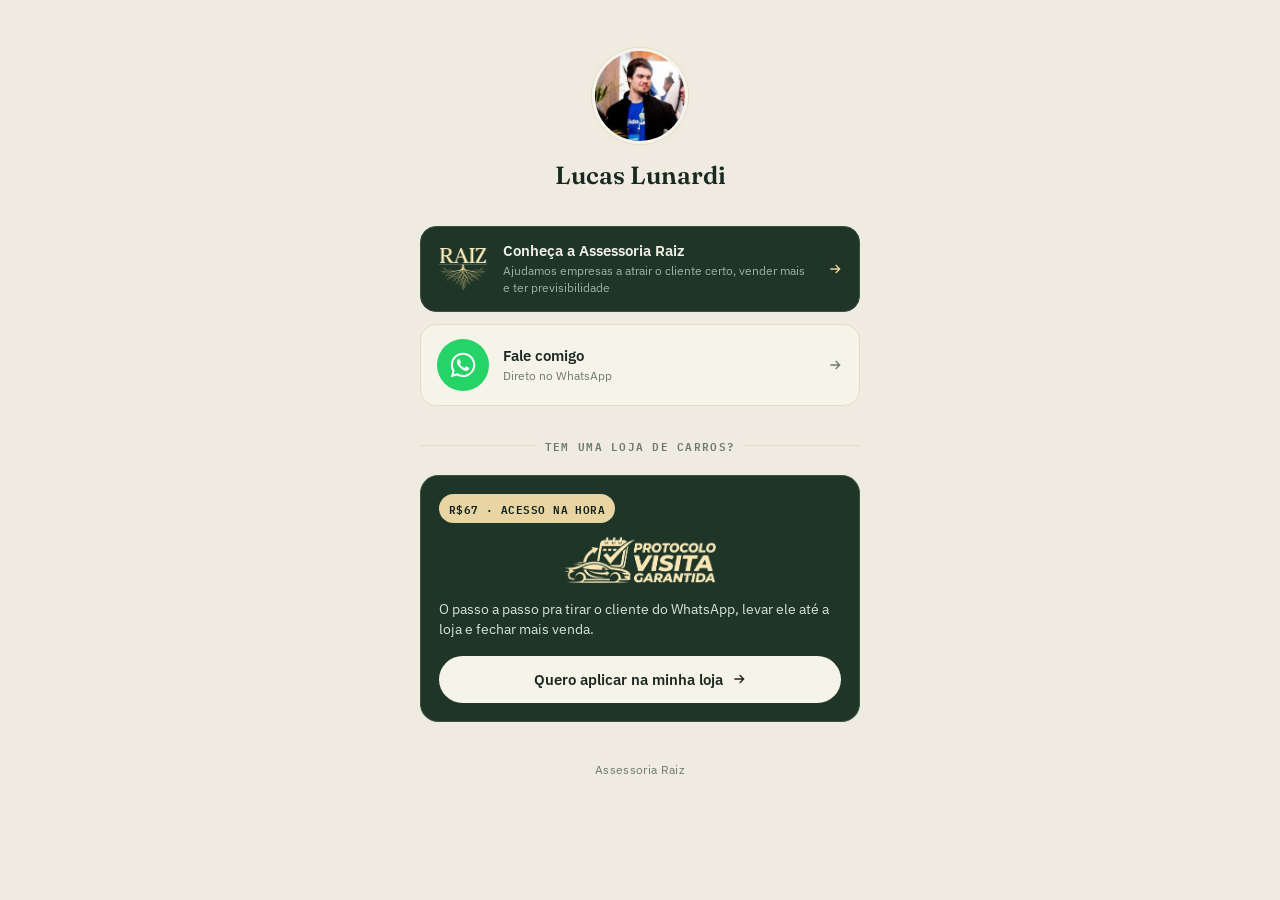
<file: conteudo/link-bio-lucas/index.html>
<!doctype html>
<html lang="pt-BR">
<head>
<meta charset="UTF-8">
<meta name="viewport" content="width=device-width, initial-scale=1">
<title>Lucas Lunardi</title>
<meta name="description" content="Lucas Lunardi — Assessoria Raiz. Protocolo Visita Garantida, Assessoria Raiz e WhatsApp.">
<meta name="robots" content="noindex">
<link rel="preconnect" href="https://fonts.googleapis.com">
<link rel="preconnect" href="https://fonts.gstatic.com" crossorigin>
<link href="https://fonts.googleapis.com/css2?family=Fraunces:opsz,wght@9..144,500;9..144,600;9..144,700&family=IBM+Plex+Sans:wght@400;500;600;700&family=IBM+Plex+Mono:wght@500;600&display=swap" rel="stylesheet" media="print" onload="this.media='all'">
<noscript><link href="https://fonts.googleapis.com/css2?family=Fraunces:opsz,wght@9..144,500;9..144,600;9..144,700&family=IBM+Plex+Sans:wght@400;500;600;700&family=IBM+Plex+Mono:wght@500;600&display=swap" rel="stylesheet"></noscript>

<!-- Google Analytics (GA4) — propriedade pessoal do Lucas -->
<script async src="https://www.googletagmanager.com/gtag/js?id=G-09PS1Y7FZN"></script>
<script>
  window.dataLayer = window.dataLayer || [];
  function gtag(){ dataLayer.push(arguments); }
  gtag('js', new Date());
  gtag('config', 'G-09PS1Y7FZN');

  function linkBioClick(el, eventName){
    var url = el.getAttribute('href');
    gtag('event', eventName, { link_url: url });
    setTimeout(function(){ window.location.href = url; }, 200);
    return false;
  }
</script>

<style>
  :root{
    --paper:#EFEBE0;
    --paper-line:#E1DCCB;
    --ink:#1B2A21;
    --muted:#6E7A6F;
    --dark:#1F3527;
    --dark-soft:#28402F;
    --dark-line:#37543F;
    --badge-dark:#132018;
    --gold:#E8D5A3;
    --cream:#F6F3E9;
    --font-display:'Fraunces', Georgia, 'Times New Roman', serif;
    --font-body:'IBM Plex Sans', -apple-system, BlinkMacSystemFont, 'Segoe UI', sans-serif;
    --font-mono:'IBM Plex Mono', ui-monospace, SFMono-Regular, Menlo, monospace;
  }
  *,*::before,*::after{ box-sizing:border-box; }
  html{ -webkit-text-size-adjust:100%; }
  body{
    margin:0;
    min-height:100svh;
    background:var(--paper);
    color:var(--ink);
    font-family:var(--font-body);
    -webkit-font-smoothing:antialiased;
    display:flex;
    justify-content:center;
    padding:48px 20px 56px;
    position:relative;
    overflow-x:hidden;
  }
  .wrap{
    position:relative;
    z-index:1;
    width:100%;
    max-width:440px;
    display:flex;
    flex-direction:column;
    align-items:center;
    text-align:center;
  }
  .avatar{
    width:96px;
    height:96px;
    border-radius:50%;
    object-fit:cover;
    border:3px solid var(--cream);
    box-shadow:0 0 0 1px var(--paper-line);
    margin-bottom:16px;
  }
  h1{
    font-family:var(--font-display);
    font-weight:600;
    font-size:1.55rem;
    margin:0 0 36px;
  }

  @media (max-width:640px){
    body{ padding-top:88px; }
    h1{ margin-bottom:56px; }
  }

  .section{ width:100%; display:flex; flex-direction:column; gap:12px; }
  .section + .section{ margin-top:14px; }

  /* Featured product card */
  .card-feature{
    background:var(--dark);
    border:1px solid var(--dark-line);
    border-radius:18px;
    padding:18px;
    text-align:left;
  }
  .badge-price{
    display:inline-flex;
    align-items:center;
    gap:6px;
    background:var(--gold);
    color:var(--badge-dark);
    font-family:var(--font-mono);
    font-size:.68rem;
    font-weight:600;
    letter-spacing:.04em;
    text-transform:uppercase;
    padding:5px 10px;
    border-radius:999px;
    margin-bottom:14px;
  }
  .feature-logo-full{
    display:block;
    height:46px;
    width:auto;
    margin:0 auto 16px;
  }
  .feature-desc{
    margin:0 0 16px;
    font-size:.88rem;
    line-height:1.45;
    color:#D9E3DB;
  }
  .btn-cta{
    display:flex;
    align-items:center;
    justify-content:center;
    gap:8px;
    width:100%;
    background:var(--cream);
    color:var(--ink);
    text-decoration:none;
    font-weight:600;
    font-size:.92rem;
    padding:14px 16px;
    border-radius:999px;
    transition:background .15s ease, transform .1s ease;
  }
  .btn-cta:active{ transform:scale(0.98); }
  .btn-cta:hover{ background:#FFFFFF; }

  /* Plain row link */
  .row-link{
    display:flex;
    align-items:center;
    gap:14px;
    background:var(--cream);
    border:1px solid var(--paper-line);
    border-radius:16px;
    padding:14px 16px;
    text-decoration:none;
    color:var(--ink);
    text-align:left;
    transition:border-color .15s ease, transform .1s ease;
  }
  .row-link:active{ transform:scale(0.98); }
  .row-link:hover{ border-color:#B9AF8E; }
  .row-icon{
    flex:0 0 auto;
    width:38px;
    height:38px;
    border-radius:10px;
    background:#DCE7DE;
    display:flex;
    align-items:center;
    justify-content:center;
  }
  .row-icon svg{ width:19px; height:19px; color:var(--dark); }
  .row-body{ flex:1 1 auto; min-width:0; }
  .row-body p.title{ margin:0 0 2px; font-weight:600; font-size:.92rem; }
  .row-body p.sub{ margin:0; font-size:.78rem; color:var(--muted); line-height:1.4; }
  .row-arrow{ flex:0 0 auto; color:var(--muted); }

  .row-link--dark{
    background:var(--dark);
    border-color:var(--dark-line);
  }
  .row-link--dark:hover{ border-color:var(--gold); }
  .row-link--dark .row-body p.title{ color:#F3F1E7; }
  .row-link--dark .row-body p.sub{ color:#9FB3A9; }
  .row-link--dark .row-arrow{ color:var(--gold); }
  .row-icon--logo{
    background:none;
    width:52px;
    height:52px;
  }
  .row-icon--logo img{ width:48px; height:auto; display:block; }
  .row-icon--logo svg{ width:52px; height:52px; }

  .divider{
    display:flex;
    align-items:center;
    gap:10px;
    width:100%;
    margin:30px 0 20px;
    font-family:var(--font-mono);
    font-size:.66rem;
    font-weight:600;
    letter-spacing:.12em;
    text-transform:uppercase;
    color:var(--muted);
  }
  .divider::before,.divider::after{
    content:'';
    flex:1 1 auto;
    height:1px;
    background:var(--paper-line);
  }

  footer{
    margin-top:40px;
    font-size:.72rem;
    color:var(--muted);
    letter-spacing:.03em;
  }
</style>
</head>
<body>

<div class="wrap">
  <img class="avatar" src="assets/avatar.webp" width="192" height="192" alt="Lucas Lunardi">
  <h1>Lucas Lunardi</h1>

  <div class="section">
    <a class="row-link row-link--dark" href="https://www.assessoriaraiz.com.br/" onclick="return linkBioClick(this,'linkbio_click_lp_raiz')">
      <div class="row-icon row-icon--logo">
        <img src="assets/raiz-logo.webp" width="110" height="95" alt="Raiz">
      </div>
      <div class="row-body">
        <p class="title">Conheça a Assessoria Raiz</p>
        <p class="sub">Ajudamos empresas a atrair o cliente certo, vender mais e ter previsibilidade</p>
      </div>
      <svg class="row-arrow" width="16" height="16" viewBox="0 0 24 24" fill="none" stroke="currentColor" stroke-width="2"><path d="M5 12h14M13 6l6 6-6 6"/></svg>
    </a>

    <a class="row-link" href="https://wa.me/5554992013758" onclick="return linkBioClick(this,'linkbio_click_whatsapp')">
      <div class="row-icon row-icon--logo">
        <svg viewBox="0 0 52 52" width="52" height="52">
          <circle cx="26" cy="26" r="26" fill="#25D366"/>
          <svg x="12" y="12" width="28" height="28" viewBox="0 0 448 512">
            <path fill="#fff" d="M380.9 97.1C339 55.1 283.2 32 223.9 32c-122.4 0-222 99.6-222 222 0 39.1 10.2 77.3 29.6 111L0 480l117.7-30.9c32.4 17.7 68.9 27 106.1 27h.1c122.3 0 224.1-99.6 224.1-222 0-59.3-25.2-115-67.1-157zm-157 341.6c-33.2 0-65.7-8.9-94-25.7l-6.7-4-69.8 18.3L72 359.2l-4.4-7c-18.5-29.4-28.2-63.3-28.2-98.2 0-101.7 82.8-184.5 184.6-184.5 49.3 0 95.6 19.2 130.4 54.1 34.8 34.9 56.2 81.2 56.1 130.5 0 101.8-84.9 184.6-186.6 184.6zm101.2-138.2c-5.5-2.8-32.8-16.2-37.9-18-5.1-1.9-8.8-2.8-12.5 2.8-3.7 5.6-14.3 18-17.6 21.8-3.2 3.7-6.5 4.2-12 1.4-32.6-16.3-54-29.1-75.5-66-5.7-9.8 5.7-9.1 16.3-30.3 1.8-3.7.9-6.9-.5-9.7-1.4-2.8-12.5-30.1-17.1-41.2-4.5-10.8-9.1-9.3-12.5-9.5-3.2-.2-6.9-.2-10.6-.2-3.7 0-9.7 1.4-14.8 6.9-5.1 5.6-19.4 19-19.4 46.3 0 27.3 19.9 53.7 22.6 57.4 2.8 3.7 39.1 59.7 94.8 83.8 35.2 15.2 49 16.5 66.6 13.9 10.7-1.6 32.8-13.4 37.4-26.4 4.6-13 4.6-24.1 3.2-26.4-1.3-2.5-5-3.9-10.5-6.7z"/>
          </svg>
        </svg>
      </div>
      <div class="row-body">
        <p class="title">Fale comigo</p>
        <p class="sub">Direto no WhatsApp</p>
      </div>
      <svg class="row-arrow" width="16" height="16" viewBox="0 0 24 24" fill="none" stroke="currentColor" stroke-width="2"><path d="M5 12h14M13 6l6 6-6 6"/></svg>
    </a>
  </div>

  <div class="divider">Tem uma loja de carros?</div>

  <div class="card-feature">
    <span class="badge-price">R$67 · acesso na hora</span>
    <img class="feature-logo-full" src="assets/protocolo-logo.webp" width="329" height="100" alt="Protocolo Visita Garantida">
    <p class="feature-desc">O passo a passo pra tirar o cliente do WhatsApp, levar ele até a loja e fechar mais venda.</p>
    <a class="btn-cta" href="https://protocolo.assessoriaraiz.com.br/" onclick="return linkBioClick(this,'linkbio_click_protocolo')">
      Quero aplicar na minha loja
      <svg width="16" height="16" viewBox="0 0 24 24" fill="none" stroke="currentColor" stroke-width="2"><path d="M5 12h14M13 6l6 6-6 6"/></svg>
    </a>
  </div>

  <footer>Assessoria Raiz</footer>
</div>

</body>
</html>
</file>
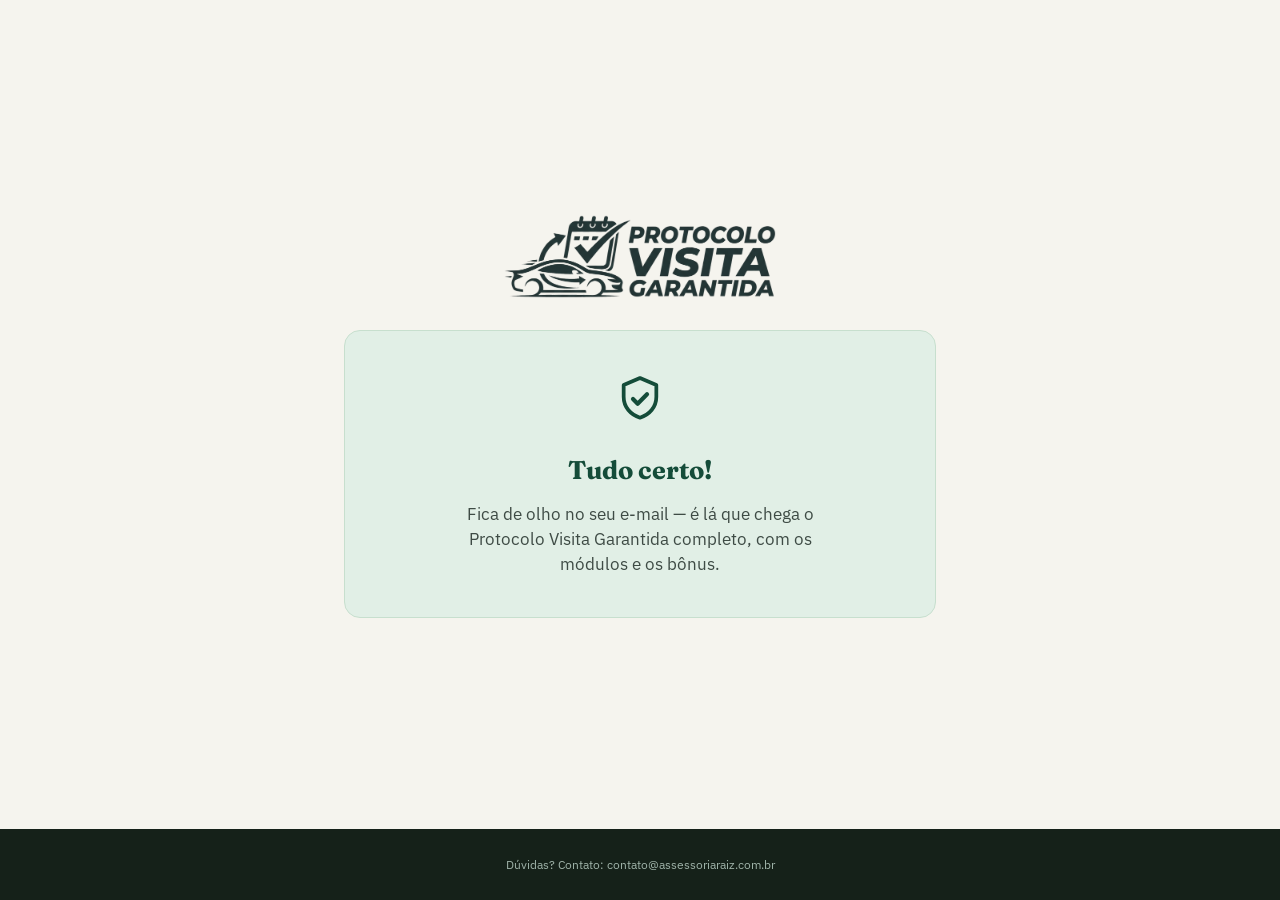
<file: conteudo/landing-maxxima-low-ticket/obrigado-final.html>
<!doctype html>
<html lang="pt-BR">
<head>
<meta charset="UTF-8">
<meta name="viewport" content="width=device-width, initial-scale=1">
<link rel="icon" type="image/png" href="[data-uri]">
<title>Tudo certo — Protocolo Visita Garantida</title>
<link rel="preconnect" href="https://fonts.googleapis.com">
<link rel="preconnect" href="https://fonts.gstatic.com" crossorigin>
<link href="https://fonts.googleapis.com/css2?family=Fraunces:opsz,wght@9..144,500;9..144,600;9..144,700;9..144,800&family=IBM+Plex+Sans:wght@400;500;600&family=IBM+Plex+Mono:wght@500;600&display=swap" rel="stylesheet">
<style>
  :root{
    --ink:#182420;
    --paper:#F5F4EE;
    --paper-line:#E4E1D6;
    --surface:#FFFFFF;
    --surface-line:#E3E7E2;
    --dark:#152119;
    --dark-line:#2B3B33;
    --text-on-dark:#EFF3EF;
    --muted-on-dark:#9FB3A9;
    --accent:#1F6F54;
    --accent-strong:#144C39;
    --accent-soft:#E1EFE6;
    --price:#B9812E;
    --price-soft:#F3E7D2;
    --negative:#A6503F;
    --font-display:'Fraunces', Georgia, 'Times New Roman', serif;
    --font-body:'IBM Plex Sans', -apple-system, BlinkMacSystemFont, 'Segoe UI', sans-serif;
    --font-mono:'IBM Plex Mono', ui-monospace, SFMono-Regular, Menlo, monospace;
  }
  *{ box-sizing:border-box; }
  html,body{ margin:0; padding:0; height:100%; }
  body{
    background:var(--paper);
    color:var(--ink);
    font-family:var(--font-body);
    line-height:1.5;
    min-height:100vh;
    display:flex;
    flex-direction:column;
  }
  img{ max-width:100%; display:block; }
  .container{ width:100%; max-width:640px; margin:0 auto; padding:0 24px; }


  main{ flex:1; display:flex; align-items:center; padding:48px 0; }
  main .container{ width:100%; }

  .logo-wrap{ text-align:center; margin:0 0 28px; }
  .logo-wrap img{ width:auto; max-width:280px; height:auto; margin:0 auto; }

  .progress-wrap{ max-width:480px; margin:0 auto 28px; }
  .progress-track{
    background:#B7DBC4; border-radius:999px; height:34px; overflow:hidden; position:relative;
  }
  .progress-fill{
    height:100%; background:var(--accent-strong); border-radius:999px 0 0 999px;
    display:flex; align-items:center; justify-content:space-between; gap:10px;
    padding:0 14px; min-width:fit-content;
  }
  .progress-label, .progress-pct{
    color:#fff; font-weight:700; font-size:.78rem; letter-spacing:.03em; text-transform:uppercase;
    white-space:nowrap; font-family:var(--font-body);
  }
  .warning-title{
    font-family:var(--font-body); font-weight:700; font-size:clamp(1.2rem,3.6vw,1.5rem);
    color:#B3261C; text-align:center; text-transform:uppercase;
    margin:0 0 14px; text-wrap:balance;
  }
  .warning-body{
    text-align:center; font-size:1.1rem; color:var(--ink); margin:0 0 28px;
    max-width:46ch; margin-inline:auto;
  }

  .form-card{
    background:var(--surface);
    border:1px solid var(--surface-line);
    border-radius:16px;
    padding:32px 28px;
  }
  .field{ margin-bottom:20px; }
  .field label{
    display:block; font-weight:600; font-size:.94rem; margin-bottom:8px; color:var(--ink);
  }
  .field select, .field input[type="text"]{
    width:100%; font-family:var(--font-body); font-size:1rem;
    padding:13px 14px; border-radius:8px; border:1px solid var(--surface-line);
    background:var(--paper); color:var(--ink);
  }
  .field select:focus, .field input:focus{ outline:2px solid var(--accent); outline-offset:1px; }

  .btn{
    display:inline-flex; align-items:center; justify-content:center; width:100%;
    gap:8px; font-family:var(--font-mono); font-weight:600; font-size:.86rem;
    letter-spacing:.06em; text-transform:uppercase;
    padding:17px 28px; border-radius:8px; border:none; cursor:pointer;
    background:linear-gradient(180deg,#3DCB65 0%, #1FA347 100%);
    color:#fff; box-shadow:0 10px 24px -10px rgba(20,76,57,.55);
  }
  .btn:disabled{ opacity:.65; cursor:default; }
  .form-error{ color:var(--negative); font-size:.86rem; margin-top:12px; display:none; }
  .form-error.show{ display:block; }

  footer{ background:var(--dark); color:var(--muted-on-dark); padding:26px 0; text-align:center; font-size:.78rem; }
  footer a{ color:var(--muted-on-dark); }

  .success-card{
    background:var(--accent-soft);
    border:1px solid #C7DFCE;
    border-radius:16px;
    padding:40px 30px;
    text-align:center;
  }
  .success-icon{ width:56px; height:56px; margin:0 auto 18px; color:var(--accent-strong); }
  .success-card h2{
    font-family:var(--font-display); font-weight:700; font-size:1.6rem; margin:0 0 12px; color:var(--accent-strong);
  }
  .success-card p{ font-size:1.05rem; color:#3E4B45; margin:0; max-width:40ch; margin-inline:auto; }
</style>
</head>
<body>

  <main>
    <div class="container">

      <div class="logo-wrap">
        <img src="[data-uri]" alt="Protocolo Visita Garantida">
      </div>

      <div class="success-card">
        <svg class="success-icon" viewBox="0 0 24 24" fill="none"><path d="M12 3l7 3v5c0 4.5-3 7.7-7 9-4-1.3-7-4.5-7-9V6l7-3z" stroke="currentColor" stroke-width="1.6" stroke-linejoin="round"/><path d="M9 12l2 2 4-4" stroke="currentColor" stroke-width="1.8" stroke-linecap="round" stroke-linejoin="round"/></svg>
        <h2>Tudo certo!</h2>
        <p>Fica de olho no seu e-mail — é lá que chega o Protocolo Visita Garantida completo, com os módulos e os bônus.</p>
      </div>

    </div>
  </main>

  <footer>
    <div class="container">
      Dúvidas? Contato: contato@assessoriaraiz.com.br
    </div>
  </footer>

</body>
</html>
</file>
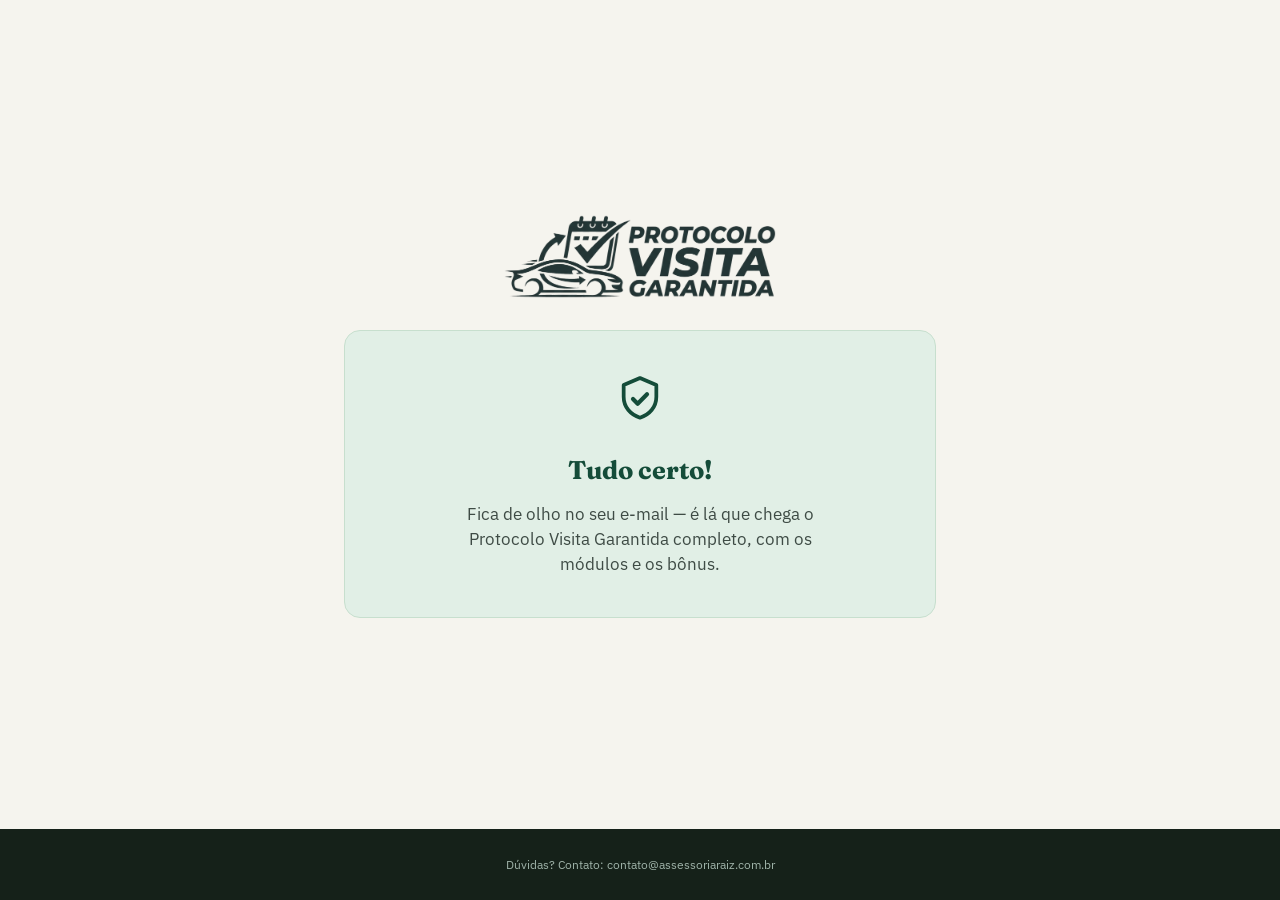
<file: conteudo/landing-maxxima-low-ticket/obrigado.html>
<!doctype html>
<html lang="pt-BR">
<head>
<!-- Google Tag Manager -->
<script>(function(w,d,s,l,i){w[l]=w[l]||[];w[l].push({'gtm.start':
new Date().getTime(),event:'gtm.js'});var f=d.getElementsByTagName(s)[0],
j=d.createElement(s),dl=l!='dataLayer'?'&l='+l:'';j.async=true;j.src=
'https://www.googletagmanager.com/gtm.js?id='+i+dl;f.parentNode.insertBefore(j,f);
})(window,document,'script','dataLayer','GTM-KDBRK7ZH');</script>
<!-- End Google Tag Manager -->
<meta charset="UTF-8">
<meta name="viewport" content="width=device-width, initial-scale=1">
<link rel="icon" type="image/png" href="[data-uri]">
<title>Tudo certo — Protocolo Visita Garantida</title>
<link rel="preconnect" href="https://fonts.googleapis.com">
<link rel="preconnect" href="https://fonts.gstatic.com" crossorigin>
<link rel="preload" as="style" href="https://fonts.googleapis.com/css2?family=Fraunces:opsz,wght@9..144,500;9..144,600;9..144,700;9..144,800&family=IBM+Plex+Sans:wght@400;500;600&family=IBM+Plex+Mono:wght@500;600&display=swap">
<link href="https://fonts.googleapis.com/css2?family=Fraunces:opsz,wght@9..144,500;9..144,600;9..144,700;9..144,800&family=IBM+Plex+Sans:wght@400;500;600&family=IBM+Plex+Mono:wght@500;600&display=swap" rel="stylesheet" media="print" onload="this.media='all'">
<noscript><link href="https://fonts.googleapis.com/css2?family=Fraunces:opsz,wght@9..144,500;9..144,600;9..144,700;9..144,800&family=IBM+Plex+Sans:wght@400;500;600&family=IBM+Plex+Mono:wght@500;600&display=swap" rel="stylesheet"></noscript>
<style>
  :root{
    --ink:#182420;
    --paper:#F5F4EE;
    --paper-line:#E4E1D6;
    --surface:#FFFFFF;
    --surface-line:#E3E7E2;
    --dark:#152119;
    --dark-line:#2B3B33;
    --text-on-dark:#EFF3EF;
    --muted-on-dark:#9FB3A9;
    --accent:#1F6F54;
    --accent-strong:#144C39;
    --accent-soft:#E1EFE6;
    --price:#B9812E;
    --price-soft:#F3E7D2;
    --negative:#A6503F;
    --font-display:'Fraunces', Georgia, 'Times New Roman', serif;
    --font-body:'IBM Plex Sans', -apple-system, BlinkMacSystemFont, 'Segoe UI', sans-serif;
    --font-mono:'IBM Plex Mono', ui-monospace, SFMono-Regular, Menlo, monospace;
  }
  *{ box-sizing:border-box; }
  html,body{ margin:0; padding:0; height:100%; }
  body{
    background:var(--paper);
    color:var(--ink);
    font-family:var(--font-body);
    line-height:1.5;
    min-height:100vh;
    display:flex;
    flex-direction:column;
  }
  img{ max-width:100%; display:block; }
  .container{ width:100%; max-width:640px; margin:0 auto; padding:0 24px; }


  main{ flex:1; display:flex; align-items:center; padding:48px 0; }
  main .container{ width:100%; }

  .logo-wrap{ text-align:center; margin:0 0 28px; }
  .logo-wrap img{ width:auto; max-width:280px; height:auto; margin:0 auto; }

  .progress-wrap{ max-width:480px; margin:0 auto 28px; }
  .progress-track{
    background:#B7DBC4; border-radius:999px; height:34px; overflow:hidden; position:relative;
  }
  .progress-fill{
    height:100%; background:var(--accent-strong); border-radius:999px 0 0 999px;
    display:flex; align-items:center; justify-content:space-between; gap:10px;
    padding:0 14px; min-width:fit-content;
  }
  .progress-label, .progress-pct{
    color:#fff; font-weight:700; font-size:.78rem; letter-spacing:.03em; text-transform:uppercase;
    white-space:nowrap; font-family:var(--font-body);
  }
  .warning-title{
    font-family:var(--font-body); font-weight:700; font-size:clamp(1.2rem,3.6vw,1.5rem);
    color:#B3261C; text-align:center; text-transform:uppercase;
    margin:0 0 14px; text-wrap:balance;
  }
  .warning-body{
    text-align:center; font-size:1.1rem; color:var(--ink); margin:0 0 28px;
    max-width:46ch; margin-inline:auto;
  }

  .form-card{
    background:var(--surface);
    border:1px solid var(--surface-line);
    border-radius:16px;
    padding:32px 28px;
  }
  .field{ margin-bottom:20px; }
  .field label{
    display:block; font-weight:600; font-size:.94rem; margin-bottom:8px; color:var(--ink);
  }
  .field select, .field input[type="text"]{
    width:100%; font-family:var(--font-body); font-size:1rem;
    padding:13px 14px; border-radius:8px; border:1px solid var(--surface-line);
    background:var(--paper); color:var(--ink);
  }
  .field select:focus, .field input:focus{ outline:2px solid var(--accent); outline-offset:1px; }

  .btn{
    display:inline-flex; align-items:center; justify-content:center; width:100%;
    gap:8px; font-family:var(--font-mono); font-weight:600; font-size:.86rem;
    letter-spacing:.06em; text-transform:uppercase;
    padding:17px 28px; border-radius:8px; border:none; cursor:pointer;
    background:linear-gradient(180deg,#3DCB65 0%, #1FA347 100%);
    color:#fff; box-shadow:0 10px 24px -10px rgba(20,76,57,.55);
  }
  .btn:disabled{ opacity:.65; cursor:default; }
  .form-error{ color:var(--negative); font-size:.86rem; margin-top:12px; display:none; }
  .form-error.show{ display:block; }

  footer{ background:var(--dark); color:var(--muted-on-dark); padding:26px 0; text-align:center; font-size:.78rem; }
  footer a{ color:var(--muted-on-dark); }

  .success-card{
    background:var(--accent-soft);
    border:1px solid #C7DFCE;
    border-radius:16px;
    padding:40px 30px;
    text-align:center;
  }
  .success-icon{ width:56px; height:56px; margin:0 auto 18px; color:var(--accent-strong); }
  .success-card h2{
    font-family:var(--font-display); font-weight:700; font-size:1.6rem; margin:0 0 12px; color:var(--accent-strong);
  }
  .success-card p{ font-size:1.05rem; color:#3E4B45; margin:0; max-width:40ch; margin-inline:auto; }
</style>
</head>
<body>
<!-- Google Tag Manager (noscript) -->
<noscript><iframe src="https://www.googletagmanager.com/ns.html?id=GTM-KDBRK7ZH"
height="0" width="0" style="display:none;visibility:hidden"></iframe></noscript>
<!-- End Google Tag Manager (noscript) -->

  <main>
    <div class="container">

      <div class="logo-wrap">
        <img width="700" height="229" src="[data-uri]" alt="Protocolo Visita Garantida">
      </div>

      <div class="success-card">
        <svg class="success-icon" viewBox="0 0 24 24" fill="none"><path d="M12 3l7 3v5c0 4.5-3 7.7-7 9-4-1.3-7-4.5-7-9V6l7-3z" stroke="currentColor" stroke-width="1.6" stroke-linejoin="round"/><path d="M9 12l2 2 4-4" stroke="currentColor" stroke-width="1.8" stroke-linecap="round" stroke-linejoin="round"/></svg>
        <h2>Tudo certo!</h2>
        <p>Fica de olho no seu e-mail — é lá que chega o Protocolo Visita Garantida completo, com os módulos e os bônus.</p>
      </div>

    </div>
  </main>

  <footer>
    <div class="container">
      Dúvidas? Contato: contato@assessoriaraiz.com.br
    </div>
  </footer>

</body>
</html>
</file>
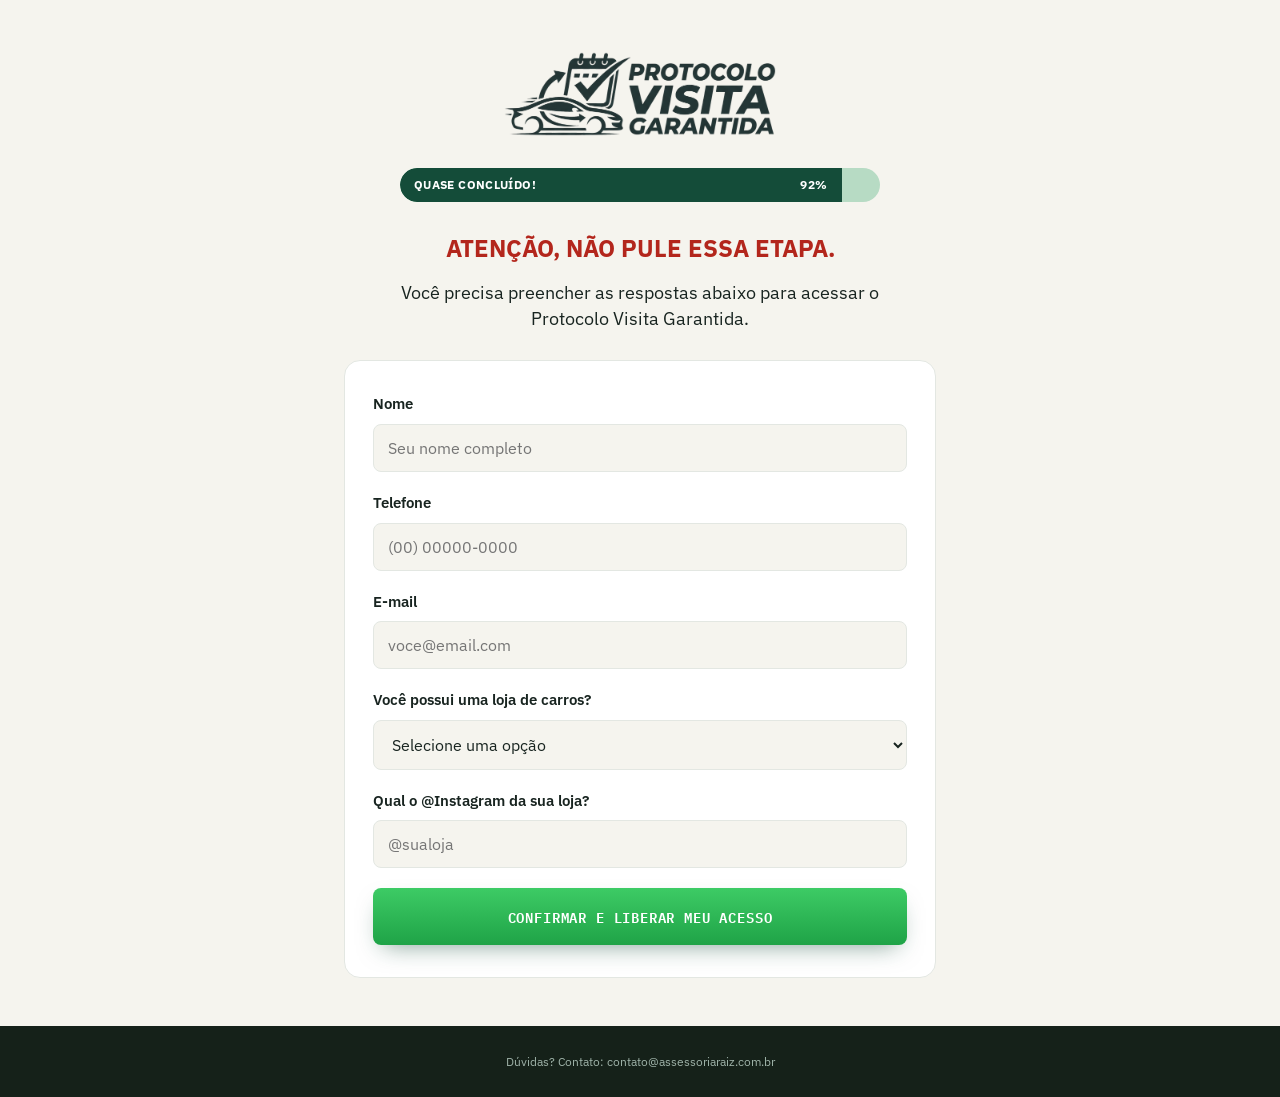
<file: conteudo/landing-maxxima-low-ticket/qualificacao.html>
<!doctype html>
<html lang="pt-BR">
<head>
<!-- Google Tag Manager -->
<script>(function(w,d,s,l,i){w[l]=w[l]||[];w[l].push({'gtm.start':
new Date().getTime(),event:'gtm.js'});var f=d.getElementsByTagName(s)[0],
j=d.createElement(s),dl=l!='dataLayer'?'&l='+l:'';j.async=true;j.src=
'https://www.googletagmanager.com/gtm.js?id='+i+dl;f.parentNode.insertBefore(j,f);
})(window,document,'script','dataLayer','GTM-KDBRK7ZH');</script>
<!-- End Google Tag Manager -->
<meta charset="UTF-8">
<meta name="viewport" content="width=device-width, initial-scale=1">
<link rel="icon" type="image/png" href="[data-uri]">
<title>Quase lá — Protocolo Visita Garantida</title>
<link rel="preconnect" href="https://fonts.googleapis.com">
<link rel="preconnect" href="https://fonts.gstatic.com" crossorigin>
<link rel="preload" as="style" href="https://fonts.googleapis.com/css2?family=Fraunces:opsz,wght@9..144,500;9..144,600;9..144,700;9..144,800&family=IBM+Plex+Sans:wght@400;500;600&family=IBM+Plex+Mono:wght@500;600&display=swap">
<link href="https://fonts.googleapis.com/css2?family=Fraunces:opsz,wght@9..144,500;9..144,600;9..144,700;9..144,800&family=IBM+Plex+Sans:wght@400;500;600&family=IBM+Plex+Mono:wght@500;600&display=swap" rel="stylesheet" media="print" onload="this.media='all'">
<noscript><link href="https://fonts.googleapis.com/css2?family=Fraunces:opsz,wght@9..144,500;9..144,600;9..144,700;9..144,800&family=IBM+Plex+Sans:wght@400;500;600&family=IBM+Plex+Mono:wght@500;600&display=swap" rel="stylesheet"></noscript>
<style>
  :root{
    --ink:#182420;
    --paper:#F5F4EE;
    --paper-line:#E4E1D6;
    --surface:#FFFFFF;
    --surface-line:#E3E7E2;
    --dark:#152119;
    --dark-line:#2B3B33;
    --text-on-dark:#EFF3EF;
    --muted-on-dark:#9FB3A9;
    --accent:#1F6F54;
    --accent-strong:#144C39;
    --accent-soft:#E1EFE6;
    --price:#B9812E;
    --price-soft:#F3E7D2;
    --negative:#A6503F;
    --font-display:'Fraunces', Georgia, 'Times New Roman', serif;
    --font-body:'IBM Plex Sans', -apple-system, BlinkMacSystemFont, 'Segoe UI', sans-serif;
    --font-mono:'IBM Plex Mono', ui-monospace, SFMono-Regular, Menlo, monospace;
  }
  *{ box-sizing:border-box; }
  html,body{ margin:0; padding:0; height:100%; }
  body{
    background:var(--paper);
    color:var(--ink);
    font-family:var(--font-body);
    line-height:1.5;
    min-height:100vh;
    display:flex;
    flex-direction:column;
  }
  img{ max-width:100%; display:block; }
  .container{ width:100%; max-width:640px; margin:0 auto; padding:0 24px; }


  main{ flex:1; display:flex; align-items:center; padding:48px 0; }
  main .container{ width:100%; }

  .logo-wrap{ text-align:center; margin:0 0 28px; }
  .logo-wrap img{ width:auto; max-width:280px; height:auto; margin:0 auto; }

  .progress-wrap{ max-width:480px; margin:0 auto 28px; }
  .progress-track{
    background:#B7DBC4; border-radius:999px; height:34px; overflow:hidden; position:relative;
  }
  .progress-fill{
    height:100%; background:var(--accent-strong); border-radius:999px 0 0 999px;
    display:flex; align-items:center; justify-content:space-between; gap:10px;
    padding:0 14px; min-width:fit-content;
  }
  .progress-label, .progress-pct{
    color:#fff; font-weight:700; font-size:.78rem; letter-spacing:.03em; text-transform:uppercase;
    white-space:nowrap; font-family:var(--font-body);
  }
  .warning-title{
    font-family:var(--font-body); font-weight:700; font-size:clamp(1.2rem,3.6vw,1.5rem);
    color:#B3261C; text-align:center; text-transform:uppercase;
    margin:0 0 14px; text-wrap:balance;
  }
  .warning-body{
    text-align:center; font-size:1.1rem; color:var(--ink); margin:0 0 28px;
    max-width:46ch; margin-inline:auto;
  }

  .form-card{
    background:var(--surface);
    border:1px solid var(--surface-line);
    border-radius:16px;
    padding:32px 28px;
  }
  .field{ margin-bottom:20px; }
  .field label{
    display:block; font-weight:600; font-size:.94rem; margin-bottom:8px; color:var(--ink);
  }
  .field select, .field input[type="text"], .field input[type="tel"], .field input[type="email"]{
    width:100%; font-family:var(--font-body); font-size:1rem;
    padding:13px 14px; border-radius:8px; border:1px solid var(--surface-line);
    background:var(--paper); color:var(--ink);
  }
  .field select:focus, .field input:focus{ outline:2px solid var(--accent); outline-offset:1px; }

  .btn{
    display:inline-flex; align-items:center; justify-content:center; width:100%;
    gap:8px; font-family:var(--font-mono); font-weight:600; font-size:.86rem;
    letter-spacing:.06em; text-transform:uppercase;
    padding:17px 28px; border-radius:8px; border:none; cursor:pointer;
    background:linear-gradient(180deg,#3DCB65 0%, #1FA347 100%);
    color:#fff; box-shadow:0 10px 24px -10px rgba(20,76,57,.55);
  }
  .btn:disabled{ opacity:.65; cursor:default; }
  .form-error{ color:var(--negative); font-size:.86rem; margin-top:12px; display:none; }
  .form-error.show{ display:block; }

  footer{ background:var(--dark); color:var(--muted-on-dark); padding:26px 0; text-align:center; font-size:.78rem; }
  footer a{ color:var(--muted-on-dark); }
</style>
</head>
<body>
<!-- Google Tag Manager (noscript) -->
<noscript><iframe src="https://www.googletagmanager.com/ns.html?id=GTM-KDBRK7ZH"
height="0" width="0" style="display:none;visibility:hidden"></iframe></noscript>
<!-- End Google Tag Manager (noscript) -->


  <main>
    <div class="container">

      <div class="logo-wrap">
        <img width="700" height="229" src="[data-uri]" alt="Protocolo Visita Garantida">
      </div>

      <div class="progress-wrap">
        <div class="progress-track">
          <div class="progress-fill" style="width:92%">
            <span class="progress-label">Quase concluído!</span>
            <span class="progress-pct">92%</span>
          </div>
        </div>
      </div>

      <h2 class="warning-title">Atenção, não pule essa etapa.</h2>
      <p class="warning-body">Você precisa preencher as respostas abaixo para acessar o Protocolo Visita Garantida.</p>

      <form class="form-card" id="qualForm">
        <div class="field">
          <label for="nome">Nome</label>
          <input type="text" id="nome" name="nome" placeholder="Seu nome completo" autocomplete="name" required>
        </div>
        <div class="field">
          <label for="telefone">Telefone</label>
          <input type="tel" id="telefone" name="telefone" placeholder="(00) 00000-0000" autocomplete="tel" required>
        </div>
        <div class="field">
          <label for="email">E-mail</label>
          <input type="email" id="email" name="email" placeholder="voce@email.com" autocomplete="email" required>
        </div>
        <div class="field">
          <label for="temLoja">Você possui uma loja de carros?</label>
          <select id="temLoja" name="temLoja" required>
            <option value="" disabled selected>Selecione uma opção</option>
            <option value="Sim">Sim</option>
            <option value="Não">Não</option>
          </select>
        </div>
        <div class="field">
          <label for="instagram">Qual o @Instagram da sua loja?</label>
          <input type="text" id="instagram" name="instagram" placeholder="@sualoja" autocomplete="off" required>
        </div>
        <button type="submit" class="btn" id="submitBtn">Confirmar e liberar meu acesso</button>
        <p class="form-error" id="formError">Não conseguimos enviar agora. Tenta de novo em alguns segundos.</p>
      </form>

    </div>
  </main>

  <footer>
    <div class="container">
      Dúvidas? Contato: contato@assessoriaraiz.com.br
    </div>
  </footer>

<script>
  // Cole aqui a URL do Apps Script Web App (Implantar > Nova implantação > App da Web)
  // depois de publicar o script que grava as respostas na planilha.
  var ENDPOINT_URL = "https://script.google.com/macros/s/AKfycbz7S-TMQcdwL2PCTmNaRcSc3d_gyo6G27uqJDpGXTTlkBsA7WJdaUaQwMRI7P3bg4NcvA/exec";

  // Página final, mostrada depois que a pessoa responde o formulário.
  var PROXIMA_PAGINA = "obrigado.html";

  var form = document.getElementById('qualForm');
  var submitBtn = document.getElementById('submitBtn');
  var formError = document.getElementById('formError');

  // Avisa o GTM assim que a pessoa toca no primeiro campo do formulário,
  // antes mesmo de terminar de preencher. Só dispara uma vez.
  var jaAvisouInicioForm = false;
  form.addEventListener('focusin', function(){
    if (jaAvisouInicioForm) return;
    jaAvisouInicioForm = true;
    window.dataLayer = window.dataLayer || [];
    window.dataLayer.push({ 'event': 'qualificacao_form_iniciada' });
  });

  form.addEventListener('submit', function(e){
    e.preventDefault();
    formError.classList.remove('show');
    submitBtn.disabled = true;
    submitBtn.textContent = 'Aguarde...';

    var payload = {
      nome: document.getElementById('nome').value.trim(),
      telefone: document.getElementById('telefone').value.trim(),
      email: document.getElementById('email').value.trim(),
      temLoja: document.getElementById('temLoja').value,
      instagram: document.getElementById('instagram').value.trim(),
      pagina: 'qualificacao-protocolo-visita-garantida',
      enviadoEm: new Date().toISOString()
    };

    function irParaProximaPagina(){
      window.location.href = PROXIMA_PAGINA;
    }

    if(!ENDPOINT_URL || ENDPOINT_URL.indexOf('COLE_AQUI') === 0){
      // Endpoint ainda não configurado — não trava o comprador, só avisa no console.
      console.warn('ENDPOINT_URL do Apps Script ainda não configurado em obrigado.html');
      irParaProximaPagina();
      return;
    }

    fetch(ENDPOINT_URL, {
      method: 'POST',
      headers: { 'Content-Type': 'text/plain;charset=utf-8' }, // evita preflight de CORS
      body: JSON.stringify(payload)
    })
    .then(function(){ irParaProximaPagina(); })
    .catch(function(){ irParaProximaPagina(); }); // Apps Script não devolve CORS legível; tratamos como sucesso se a chamada saiu.
  });
</script>

</body>
</html>
</file>
